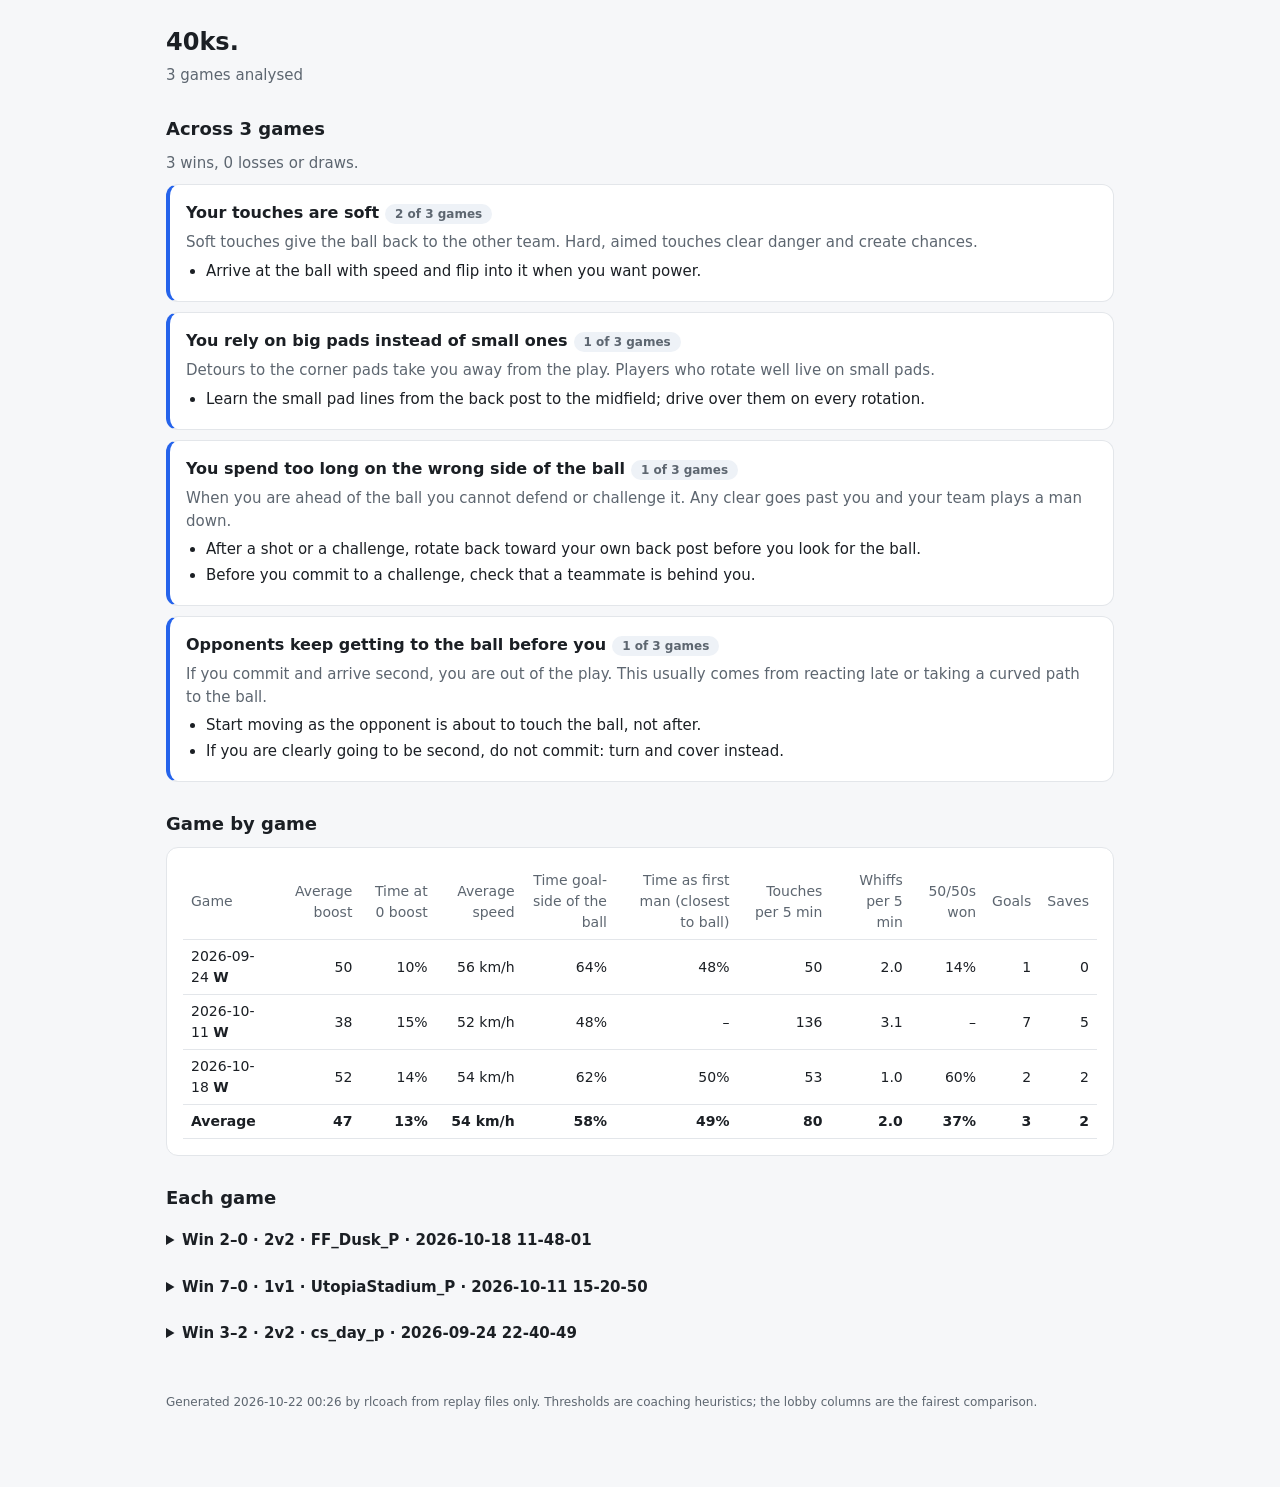
<file: examples/sample-multi-game-report.html>
<!doctype html><html lang='en'><head><meta charset='utf-8'><meta name='viewport' content='width=device-width,initial-scale=1'><title>Replay coach · 40ks. · 3 games</title><style>
:root{--bg:#f6f7f9;--card:#fff;--fg:#1b1f24;--muted:#5d6670;--line:#e3e6ea;--accent:#2563eb;--good:#15803d;--bad:#b91c1c;--warn:#b45309;--chip:#eef2f7}
@media (prefers-color-scheme:dark){:root{--bg:#0f1216;--card:#171b21;--fg:#e8ebef;--muted:#9aa4af;--line:#2a3038;--accent:#60a5fa;--good:#4ade80;--bad:#f87171;--warn:#fbbf24;--chip:#222831}}
*{box-sizing:border-box}body{margin:0;background:var(--bg);color:var(--fg);font:15px/1.5 system-ui,-apple-system,Segoe UI,Roboto,sans-serif}
main{max-width:980px;margin:0 auto;padding:24px 16px 64px}h1{font-size:24px;margin:0 0 4px}h2{font-size:18px;margin:28px 0 10px}h3{font-size:16px;margin:0 0 6px}
.muted{color:var(--muted)}.card{background:var(--card);border:1px solid var(--line);border-radius:12px;padding:16px;margin:10px 0}
.focus{border-left:4px solid var(--accent)}.focus .n{display:inline-block;width:24px;height:24px;border-radius:50%;background:var(--accent);color:#fff;text-align:center;font-weight:600;font-size:13px;line-height:24px;margin-right:8px}
.chip{display:inline-block;background:var(--chip);border-radius:999px;padding:1px 10px;font-size:12px;color:var(--muted);margin-left:6px}
ul{margin:6px 0 0;padding-left:20px}li{margin:3px 0}
table{width:100%;border-collapse:collapse;font-size:14px}th,td{text-align:left;padding:6px 8px;border-bottom:1px solid var(--line)}th{color:var(--muted);font-weight:500}
td.num,th.num{text-align:right;font-variant-numeric:tabular-nums}.good{color:var(--good)}.bad{color:var(--bad)}
.moment{display:flex;gap:12px;padding:6px 0;border-bottom:1px solid var(--line)}.moment:last-child{border:0}.clock{font-variant-numeric:tabular-nums;font-weight:600;min-width:64px}
.moment.g .ic{color:var(--good)}.moment .ic{color:var(--warn);width:16px}
details{margin:8px 0}summary{cursor:pointer;font-weight:600;padding:8px 0}.grid{display:grid;grid-template-columns:repeat(auto-fit,minmax(280px,1fr));gap:10px}
.scroll{overflow-x:auto}
</style></head><body><main><h1>40ks.</h1><div class='muted'>3 games analysed</div>
<h2>Across 3 games</h2><div class='muted'>3 wins, 0 losses or draws.</div>
<div class='card focus'><h3>Your touches are soft<span class='chip'>2 of 3 games</span></h3><div class='muted'>Soft touches give the ball back to the other team. Hard, aimed touches clear danger and create chances.</div><ul><li>Arrive at the ball with speed and flip into it when you want power.</li></ul></div>
<div class='card focus'><h3>You rely on big pads instead of small ones<span class='chip'>1 of 3 games</span></h3><div class='muted'>Detours to the corner pads take you away from the play. Players who rotate well live on small pads.</div><ul><li>Learn the small pad lines from the back post to the midfield; drive over them on every rotation.</li></ul></div>
<div class='card focus'><h3>You spend too long on the wrong side of the ball<span class='chip'>1 of 3 games</span></h3><div class='muted'>When you are ahead of the ball you cannot defend or challenge it. Any clear goes past you and your team plays a man down.</div><ul><li>After a shot or a challenge, rotate back toward your own back post before you look for the ball.</li><li>Before you commit to a challenge, check that a teammate is behind you.</li></ul></div>
<div class='card focus'><h3>Opponents keep getting to the ball before you<span class='chip'>1 of 3 games</span></h3><div class='muted'>If you commit and arrive second, you are out of the play. This usually comes from reacting late or taking a curved path to the ball.</div><ul><li>Start moving as the opponent is about to touch the ball, not after.</li><li>If you are clearly going to be second, do not commit: turn and cover instead.</li></ul></div>
<h2>Game by game</h2><div class='card scroll'><table><tr><th>Game</th><th class='num'>Average boost</th><th class='num'>Time at 0 boost</th><th class='num'>Average speed</th><th class='num'>Time goal-side of the ball</th><th class='num'>Time as first man (closest to ball)</th><th class='num'>Touches per 5 min</th><th class='num'>Whiffs per 5 min</th><th class='num'>50/50s won</th><th class='num'>Goals</th><th class='num'>Saves</th></tr><tr><td>2026-09-24 <b>W</b></td><td class='num'>50</td><td class='num'>10%</td><td class='num'>56 km/h</td><td class='num'>64%</td><td class='num'>48%</td><td class='num'>50</td><td class='num'>2.0</td><td class='num'>14%</td><td class='num'>1</td><td class='num'>0</td></tr><tr><td>2026-10-11 <b>W</b></td><td class='num'>38</td><td class='num'>15%</td><td class='num'>52 km/h</td><td class='num'>48%</td><td class='num'>–</td><td class='num'>136</td><td class='num'>3.1</td><td class='num'>–</td><td class='num'>7</td><td class='num'>5</td></tr><tr><td>2026-10-18 <b>W</b></td><td class='num'>52</td><td class='num'>14%</td><td class='num'>54 km/h</td><td class='num'>62%</td><td class='num'>50%</td><td class='num'>53</td><td class='num'>1.0</td><td class='num'>60%</td><td class='num'>2</td><td class='num'>2</td></tr><tr><td><b>Average</b></td><td class='num'><b>47</b></td><td class='num'><b>13%</b></td><td class='num'><b>54 km/h</b></td><td class='num'><b>58%</b></td><td class='num'><b>49%</b></td><td class='num'><b>80</b></td><td class='num'><b>2.0</b></td><td class='num'><b>37%</b></td><td class='num'><b>3</b></td><td class='num'><b>2</b></td></tr></table></div>
<h2>Each game</h2>
<details><summary>Win 2–0 · 2v2 · FF_Dusk_P · 2026-10-18 11-48-01</summary><h2>Focus on these</h2>
<div class='card focus'><h3><span class='n'>1</span>Kickoffs won was your weakest stat vs the lobby<span class='chip'>Ball play</span></h3><div><b>0% vs a lobby average of 67%.</b></div><div class='muted'>Not a big problem on its own, but it is where the other players in this match did better than you.</div><ul><li>Practise a speed flip kickoff in free play.</li></ul></div>
<div class='card focus'><h3><span class='n'>2</span>Opponent pads stolen was your weakest stat vs the lobby<span class='chip'>Boost</span></h3><div><b>14 vs a lobby average of 27.</b></div><div class='muted'>Not a big problem on its own, but it is where the other players in this match did better than you.</div><ul><li>When you are in the opponent&#x27;s half, grab their pads to starve them.</li></ul></div>
<div class='card focus'><h3><span class='n'>3</span>Small pads share of pickups was your weakest stat vs the lobby<span class='chip'>Boost</span></h3><div><b>60% vs a lobby average of 77%.</b></div><div class='muted'>Not a big problem on its own, but it is where the other players in this match did better than you.</div><ul><li>Drive over small pads on your rotation path instead of detouring for big ones.</li></ul></div>
<h2>What you did well</h2><div class='card'><ul><li>Boost spent while already supersonic: 4% vs lobby 9%</li><li>Touches per 5 min: 53 vs lobby 38</li><li>Time under 25 boost: 28% vs lobby 36%</li></ul></div>
<h2>Moments to rewatch</h2><div class='card'><div class='muted' style='margin-bottom:6px'>Times are the in-game clock. Open the replay, scrub to that time, and watch the 5 seconds before it.</div>
<div class='moment '><span class='ic'>⏱</span><span class='clock'>4:59</span><span>Beaten to the ball in your half by 0.4s.</span></div>
<div class='moment '><span class='ic'>⏱</span><span class='clock'>4:33</span><span>Beaten to the ball in your half by 0.2s.</span></div>
<div class='moment g'><span class='ic'>★</span><span class='clock'>4:23</span><span>You scored. Rewatch what set it up so you can repeat it.</span></div>
<div class='moment '><span class='ic'>⏱</span><span class='clock'>4:03</span><span>Beaten to the ball in your half by 0.6s.</span></div>
<div class='moment g'><span class='ic'>★</span><span class='clock'>2:26</span><span>You scored. Rewatch what set it up so you can repeat it.</span></div>
<div class='moment '><span class='ic'>⏱</span><span class='clock'>1:58</span><span>Beaten to the ball in your half by 0.3s.</span></div>
<div class='moment '><span class='ic'>✕</span><span class='clock'>0:07</span><span>Whiff in the air, missed by 1.0 m.</span></div>
</div>
<details><summary>All stats vs the lobby</summary><div class='card scroll'><table><tr><th></th><th class='num'>You</th><th class='num'>4nya_Peanuts</th><th class='num'>toyoRu</th><th class='num'>onigiri.μ</th></tr><tr><th colspan='5'>Boost</th></tr><tr><td>Average boost</td><td class='num '><b>52</b></td><td class='num muted'>52</td><td class='num muted'>42</td><td class='num muted'>50</td></tr><tr><td>Boost used per minute</td><td class='num '><b>443</b></td><td class='num muted'>500</td><td class='num muted'>472</td><td class='num muted'>507</td></tr><tr><td>Time at 0 boost</td><td class='num '><b>14%</b></td><td class='num muted'>11%</td><td class='num muted'>15%</td><td class='num muted'>18%</td></tr><tr><td>Time under 25 boost</td><td class='num good'><b>28%</b></td><td class='num muted'>32%</td><td class='num muted'>42%</td><td class='num muted'>33%</td></tr><tr><td>Time at 100 boost</td><td class='num '><b>9%</b></td><td class='num muted'>13%</td><td class='num muted'>8%</td><td class='num muted'>12%</td></tr><tr><td>Small pads share of pickups</td><td class='num bad'><b>60%</b></td><td class='num muted'>74%</td><td class='num muted'>84%</td><td class='num muted'>73%</td></tr><tr><td>Boost wasted per big pad</td><td class='num '><b>17</b></td><td class='num muted'>19</td><td class='num muted'>10</td><td class='num muted'>19</td></tr><tr><td>Boost spent while already supersonic</td><td class='num good'><b>4%</b></td><td class='num muted'>11%</td><td class='num muted'>6%</td><td class='num muted'>9%</td></tr><tr><td>Opponent pads stolen</td><td class='num bad'><b>14</b></td><td class='num muted'>25</td><td class='num muted'>38</td><td class='num muted'>19</td></tr><tr><th colspan='5'>Speed</th></tr><tr><td>Average speed</td><td class='num '><b>54 km/h</b></td><td class='num muted'>54 km/h</td><td class='num muted'>53 km/h</td><td class='num muted'>53 km/h</td></tr><tr><td>Time supersonic</td><td class='num '><b>12%</b></td><td class='num muted'>11%</td><td class='num muted'>11%</td><td class='num muted'>14%</td></tr><tr><td>Time at slow speed</td><td class='num '><b>44%</b></td><td class='num muted'>44%</td><td class='num muted'>47%</td><td class='num muted'>45%</td></tr><tr><td>Time on ground</td><td class='num '><b>44%</b></td><td class='num muted'>54%</td><td class='num muted'>52%</td><td class='num muted'>49%</td></tr><tr><td>Time high in the air</td><td class='num '><b>11%</b></td><td class='num muted'>8%</td><td class='num muted'>7%</td><td class='num muted'>5%</td></tr><tr><td>Powerslides per minute</td><td class='num '><b>15.8</b></td><td class='num muted'>10.0</td><td class='num muted'>6.3</td><td class='num muted'>5.9</td></tr><tr><th colspan='5'>Positioning</th></tr><tr><td>Time goal-side of the ball</td><td class='num '><b>62%</b></td><td class='num muted'>61%</td><td class='num muted'>58%</td><td class='num muted'>65%</td></tr><tr><td>Time in defensive third</td><td class='num '><b>25%</b></td><td class='num muted'>32%</td><td class='num muted'>38%</td><td class='num muted'>42%</td></tr><tr><td>Time in offensive third</td><td class='num '><b>22%</b></td><td class='num muted'>23%</td><td class='num muted'>20%</td><td class='num muted'>15%</td></tr><tr><td>Time as last back</td><td class='num '><b>43%</b></td><td class='num muted'>49%</td><td class='num muted'>42%</td><td class='num muted'>50%</td></tr><tr><td>Time as first man (closest to ball)</td><td class='num '><b>50%</b></td><td class='num muted'>44%</td><td class='num muted'>49%</td><td class='num muted'>45%</td></tr><tr><td>Time as last man in rotation</td><td class='num '><b>44%</b></td><td class='num muted'>50%</td><td class='num muted'>45%</td><td class='num muted'>49%</td></tr><tr><td>Longest first-man stint</td><td class='num '><b>22.8 s</b></td><td class='num muted'>12.1 s</td><td class='num muted'>11.6 s</td><td class='num muted'>12.0 s</td></tr><tr><th colspan='5'>Ball play</th></tr><tr><td>Touches per 5 min</td><td class='num good'><b>53</b></td><td class='num muted'>47</td><td class='num muted'>33</td><td class='num muted'>32</td></tr><tr><td>Touches that were hard hits</td><td class='num '><b>47%</b></td><td class='num muted'>40%</td><td class='num muted'>50%</td><td class='num muted'>58%</td></tr><tr><td>Aerial touches per 5 min</td><td class='num '><b>38.9</b></td><td class='num muted'>35.3</td><td class='num muted'>23.5</td><td class='num muted'>22.6</td></tr><tr><td>Whiffs per 5 min</td><td class='num good'><b>1.0</b></td><td class='num muted'>1.0</td><td class='num muted'>1.0</td><td class='num muted'>2.0</td></tr><tr><td>Beaten to the ball per 5 min</td><td class='num '><b>7.0</b></td><td class='num muted'>3.9</td><td class='num muted'>10.8</td><td class='num muted'>7.8</td></tr><tr><td>50/50s won</td><td class='num good'><b>60%</b></td><td class='num muted'>67%</td><td class='num muted'>50%</td><td class='num muted'>0%</td></tr><tr><td>Kickoffs won</td><td class='num bad'><b>0%</b></td><td class='num muted'>100%</td><td class='num muted'>100%</td><td class='num muted'>0%</td></tr><tr><th colspan='5'>Results</th></tr><tr><td>Goals</td><td class='num '><b>2</b></td><td class='num muted'>0</td><td class='num muted'>0</td><td class='num muted'>0</td></tr><tr><td>Shots</td><td class='num good'><b>4</b></td><td class='num muted'>2</td><td class='num muted'>4</td><td class='num muted'>2</td></tr><tr><td>Saves</td><td class='num good'><b>2</b></td><td class='num muted'>2</td><td class='num muted'>1</td><td class='num muted'>1</td></tr><tr><td>Assists</td><td class='num bad'><b>0</b></td><td class='num muted'>1</td><td class='num muted'>0</td><td class='num muted'>0</td></tr><tr><td>Shooting %</td><td class='num '><b>50%</b></td><td class='num muted'>0%</td><td class='num muted'>0%</td><td class='num muted'>0%</td></tr><tr><td>Goals conceded as last defender</td><td class='num '><b>0</b></td><td class='num muted'>0</td><td class='num muted'>0</td><td class='num muted'>0</td></tr><tr><td>Caught upfield on goals against</td><td class='num '><b>0</b></td><td class='num muted'>0</td><td class='num muted'>0</td><td class='num muted'>0</td></tr><tr><td>Demos inflicted</td><td class='num '><b>0</b></td><td class='num muted'>0</td><td class='num muted'>1</td><td class='num muted'>0</td></tr><tr><td>Times demolished</td><td class='num '><b>1</b></td><td class='num muted'>0</td><td class='num muted'>0</td><td class='num muted'>0</td></tr><tr><th colspan='5'>Mechanics</th></tr><tr><td>Wavedashes</td><td class='num '><b>6</b></td><td class='num muted'>3</td><td class='num muted'>1</td><td class='num muted'>5</td></tr><tr><td>Half flips</td><td class='num '><b>0</b></td><td class='num muted'>0</td><td class='num muted'>1</td><td class='num muted'>1</td></tr></table></div></details></details>
<details><summary>Win 7–0 · 1v1 · UtopiaStadium_P · 2026-10-11 15-20-50</summary><h2>Focus on these</h2>
<div class='card focus'><h3><span class='n'>1</span>Your touches are soft<span class='chip'>Ball play</span></h3><div><b>38% of your touches were hard hits (lobby 88%).</b></div><div class='muted'>Soft touches give the ball back to the other team. Hard, aimed touches clear danger and create chances.</div><ul><li>Arrive at the ball with speed and flip into it when you want power.</li></ul></div>
<div class='card focus'><h3><span class='n'>2</span>You rely on big pads instead of small ones<span class='chip'>Boost</span></h3><div><b>Only 10% of your pickups were small pads.</b></div><div class='muted'>Detours to the corner pads take you away from the play. Players who rotate well live on small pads.</div><ul><li>Learn the small pad lines from the back post to the midfield; drive over them on every rotation.</li></ul></div>
<div class='card focus'><h3><span class='n'>3</span>You spend too long on the wrong side of the ball<span class='chip'>Positioning</span></h3><div><b>Goal-side of the ball only 48% of the game (lobby 60%).</b></div><div class='muted'>When you are ahead of the ball you cannot defend or challenge it. Any clear goes past you and your team plays a man down.</div><ul><li>After a shot or a challenge, rotate back toward your own back post before you look for the ball.</li><li>Before you commit to a challenge, check that a teammate is behind you.</li></ul></div>
<details><summary>1 smaller things</summary><div class='card'><ul><li><b>You are missing the ball when you go for it</b>: 2 whiffs (2 in the air), 3.1 per 5 minutes. Go a little slower into touches you are unsure of; it is easier to hit a ball you arrive at under control.</li></ul></div></details>
<h2>What you did well</h2><div class='card'><ul><li>Touches per 5 min: 136 vs lobby 25</li><li>Opponent pads stolen: 31 vs lobby 12</li><li>Beaten to the ball per 5 min: 0.0 vs lobby 7.9</li><li>Time at 0 boost: 15% vs lobby 41%</li></ul></div>
<h2>Moments to rewatch</h2><div class='card'><div class='muted' style='margin-bottom:6px'>Times are the in-game clock. Open the replay, scrub to that time, and watch the 5 seconds before it.</div>
<div class='moment g'><span class='ic'>★</span><span class='clock'>4:45</span><span>You scored. Rewatch what set it up so you can repeat it.</span></div>
<div class='moment g'><span class='ic'>★</span><span class='clock'>4:18</span><span>You scored. Rewatch what set it up so you can repeat it.</span></div>
<div class='moment g'><span class='ic'>★</span><span class='clock'>4:04</span><span>You scored. Rewatch what set it up so you can repeat it.</span></div>
<div class='moment g'><span class='ic'>★</span><span class='clock'>3:44</span><span>You scored. Rewatch what set it up so you can repeat it.</span></div>
<div class='moment '><span class='ic'>✕</span><span class='clock'>1:56</span><span>Whiff in the air, missed by 1.2 m.</span></div>
<div class='moment '><span class='ic'>✕</span><span class='clock'>1:40</span><span>Whiff in the air, missed by 2.4 m.</span></div>
<div class='moment g'><span class='ic'>★</span><span class='clock'>0:59</span><span>You scored. Rewatch what set it up so you can repeat it.</span></div>
<div class='moment g'><span class='ic'>★</span><span class='clock'>0:09</span><span>You scored. Rewatch what set it up so you can repeat it.</span></div>
<div class='moment g'><span class='ic'>★</span><span class='clock'>0:00</span><span>You scored. Rewatch what set it up so you can repeat it.</span></div>
</div>
<details><summary>All stats vs the lobby</summary><div class='card scroll'><table><tr><th></th><th class='num'>You</th><th class='num'>4294967244</th></tr><tr><th colspan='3'>Boost</th></tr><tr><td>Average boost</td><td class='num '><b>38</b></td><td class='num muted'>31</td></tr><tr><td>Boost used per minute</td><td class='num '><b>2031</b></td><td class='num muted'>748</td></tr><tr><td>Time at 0 boost</td><td class='num good'><b>15%</b></td><td class='num muted'>41%</td></tr><tr><td>Time under 25 boost</td><td class='num good'><b>40%</b></td><td class='num muted'>55%</td></tr><tr><td>Time at 100 boost</td><td class='num '><b>0%</b></td><td class='num muted'>0%</td></tr><tr><td>Small pads share of pickups</td><td class='num good'><b>10%</b></td><td class='num muted'>3%</td></tr><tr><td>Boost wasted per big pad</td><td class='num '><b>27</b></td><td class='num muted'>27</td></tr><tr><td>Boost spent while already supersonic</td><td class='num good'><b>6%</b></td><td class='num muted'>16%</td></tr><tr><td>Opponent pads stolen</td><td class='num good'><b>31</b></td><td class='num muted'>12</td></tr><tr><th colspan='3'>Speed</th></tr><tr><td>Average speed</td><td class='num '><b>52 km/h</b></td><td class='num muted'>53 km/h</td></tr><tr><td>Time supersonic</td><td class='num good'><b>18%</b></td><td class='num muted'>15%</td></tr><tr><td>Time at slow speed</td><td class='num '><b>48%</b></td><td class='num muted'>50%</td></tr><tr><td>Time on ground</td><td class='num '><b>27%</b></td><td class='num muted'>83%</td></tr><tr><td>Time high in the air</td><td class='num '><b>29%</b></td><td class='num muted'>0%</td></tr><tr><td>Powerslides per minute</td><td class='num '><b>4.9</b></td><td class='num muted'>6.0</td></tr><tr><th colspan='3'>Positioning</th></tr><tr><td>Time goal-side of the ball</td><td class='num bad'><b>48%</b></td><td class='num muted'>60%</td></tr><tr><td>Time in defensive third</td><td class='num '><b>39%</b></td><td class='num muted'>30%</td></tr><tr><td>Time in offensive third</td><td class='num '><b>21%</b></td><td class='num muted'>27%</td></tr><tr><th colspan='3'>Ball play</th></tr><tr><td>Touches per 5 min</td><td class='num good'><b>136</b></td><td class='num muted'>25</td></tr><tr><td>Touches that were hard hits</td><td class='num bad'><b>38%</b></td><td class='num muted'>88%</td></tr><tr><td>Aerial touches per 5 min</td><td class='num '><b>95.7</b></td><td class='num muted'>7.9</td></tr><tr><td>Whiffs per 5 min</td><td class='num bad'><b>3.1</b></td><td class='num muted'>1.6</td></tr><tr><td>Beaten to the ball per 5 min</td><td class='num good'><b>0.0</b></td><td class='num muted'>7.9</td></tr><tr><th colspan='3'>Results</th></tr><tr><td>Goals</td><td class='num '><b>7</b></td><td class='num muted'>0</td></tr><tr><td>Shots</td><td class='num good'><b>10</b></td><td class='num muted'>5</td></tr><tr><td>Saves</td><td class='num good'><b>5</b></td><td class='num muted'>1</td></tr><tr><td>Assists</td><td class='num '><b>0</b></td><td class='num muted'>0</td></tr><tr><td>Shooting %</td><td class='num '><b>70%</b></td><td class='num muted'>0%</td></tr><tr><td>Caught upfield on goals against</td><td class='num '><b>0</b></td><td class='num muted'>0</td></tr><tr><td>Demos inflicted</td><td class='num '><b>2</b></td><td class='num muted'>1</td></tr><tr><td>Times demolished</td><td class='num good'><b>1</b></td><td class='num muted'>2</td></tr><tr><th colspan='3'>Mechanics</th></tr><tr><td>Wavedashes</td><td class='num '><b>6</b></td><td class='num muted'>0</td></tr><tr><td>Half flips</td><td class='num '><b>2</b></td><td class='num muted'>0</td></tr></table></div></details></details>
<details><summary>Win 3–2 · 2v2 · cs_day_p · 2026-09-24 22-40-49</summary><h2>Focus on these</h2>
<div class='card focus'><h3><span class='n'>1</span>Your touches are soft<span class='chip'>Ball play</span></h3><div><b>39% of your touches were hard hits (lobby 63%).</b></div><div class='muted'>Soft touches give the ball back to the other team. Hard, aimed touches clear danger and create chances.</div><ul><li>Arrive at the ball with speed and flip into it when you want power.</li></ul></div>
<div class='card focus'><h3><span class='n'>2</span>Opponents keep getting to the ball before you<span class='chip'>Challenges</span></h3><div><b>Beaten to the ball 10 times (9.8 per 5 min, lobby 7.5).</b></div><div class='muted'>If you commit and arrive second, you are out of the play. This usually comes from reacting late or taking a curved path to the ball.</div><ul><li>Start moving as the opponent is about to touch the ball, not after.</li><li>If you are clearly going to be second, do not commit: turn and cover instead.</li></ul></div>
<div class='card focus'><h3><span class='n'>3</span>You are losing most 50/50s<span class='chip'>Challenges</span></h3><div><b>Won 14% of 7 open-play 50/50s.</b></div><div class='muted'>Lost 50/50s send the ball past you toward your own net.</div><ul><li>Flip into the ball at the last moment and hit it with the front corner of your car.</li><li>Hitting the ball slightly low lifts it over the opponent instead of into them.</li></ul></div>
<h2>What you did well</h2><div class='card'><ul><li>Time supersonic: 20% vs lobby 11%</li><li>Whiffs per 5 min: 2.0 vs lobby 3.3</li><li>Boost wasted per big pad: 13 vs lobby 19</li><li>Opponent pads stolen: 20 vs lobby 16</li></ul></div>
<h2>Moments to rewatch</h2><div class='card'><div class='muted' style='margin-bottom:6px'>Times are the in-game clock. Open the replay, scrub to that time, and watch the 5 seconds before it.</div>
<div class='moment '><span class='ic'>⚔</span><span class='clock'>4:46</span><span>Lost a 50/50 in your own half.</span></div>
<div class='moment '><span class='ic'>✕</span><span class='clock'>4:33</span><span>Whiff in the air, missed by 1.3 m.</span></div>
<div class='moment '><span class='ic'>✕</span><span class='clock'>4:18</span><span>Whiff in the air, missed by 1.5 m.</span></div>
<div class='moment '><span class='ic'>⚠</span><span class='clock'>3:55</span><span>Goal against: you were 2 m upfield of the ball, 45 boost.</span></div>
<div class='moment '><span class='ic'>⚠</span><span class='clock'>3:40</span><span>Goal against: you were 18 m behind the ball, 100 boost, last back.</span></div>
<div class='moment '><span class='ic'>⏱</span><span class='clock'>3:34</span><span>Beaten to the ball in your half by 0.3s.</span></div>
<div class='moment '><span class='ic'>⚔</span><span class='clock'>3:34</span><span>Lost a 50/50 in your own half.</span></div>
<div class='moment '><span class='ic'>⏱</span><span class='clock'>3:30</span><span>Beaten to the ball in your half by 0.6s.</span></div>
<div class='moment '><span class='ic'>⏱</span><span class='clock'>2:39</span><span>Beaten to the ball in your half by 0.5s.</span></div>
<div class='moment '><span class='ic'>⏱</span><span class='clock'>2:10</span><span>Beaten to the ball in your half by 0.3s.</span></div>
<div class='moment '><span class='ic'>⚔</span><span class='clock'>2:10</span><span>Lost a 50/50 in your own half.</span></div>
<div class='moment g'><span class='ic'>★</span><span class='clock'>0:27</span><span>You scored. Rewatch what set it up so you can repeat it.</span></div>
</div>
<details><summary>All stats vs the lobby</summary><div class='card scroll'><table><tr><th></th><th class='num'>You</th><th class='num'>Micbael</th><th class='num'>Frostyxz090</th><th class='num'>********</th></tr><tr><th colspan='5'>Boost</th></tr><tr><td>Average boost</td><td class='num '><b>50</b></td><td class='num muted'>40</td><td class='num muted'>63</td><td class='num muted'>43</td></tr><tr><td>Boost used per minute</td><td class='num '><b>547</b></td><td class='num muted'>380</td><td class='num muted'>539</td><td class='num muted'>518</td></tr><tr><td>Time at 0 boost</td><td class='num good'><b>10%</b></td><td class='num muted'>17%</td><td class='num muted'>6%</td><td class='num muted'>20%</td></tr><tr><td>Time under 25 boost</td><td class='num good'><b>29%</b></td><td class='num muted'>41%</td><td class='num muted'>19%</td><td class='num muted'>38%</td></tr><tr><td>Time at 100 boost</td><td class='num '><b>14%</b></td><td class='num muted'>5%</td><td class='num muted'>17%</td><td class='num muted'>8%</td></tr><tr><td>Small pads share of pickups</td><td class='num '><b>77%</b></td><td class='num muted'>84%</td><td class='num muted'>72%</td><td class='num muted'>74%</td></tr><tr><td>Boost wasted per big pad</td><td class='num good'><b>13</b></td><td class='num muted'>17</td><td class='num muted'>26</td><td class='num muted'>14</td></tr><tr><td>Boost spent while already supersonic</td><td class='num '><b>9%</b></td><td class='num muted'>4%</td><td class='num muted'>10%</td><td class='num muted'>11%</td></tr><tr><td>Opponent pads stolen</td><td class='num good'><b>20</b></td><td class='num muted'>16</td><td class='num muted'>13</td><td class='num muted'>19</td></tr><tr><th colspan='5'>Speed</th></tr><tr><td>Average speed</td><td class='num '><b>56 km/h</b></td><td class='num muted'>50 km/h</td><td class='num muted'>55 km/h</td><td class='num muted'>51 km/h</td></tr><tr><td>Time supersonic</td><td class='num good'><b>20%</b></td><td class='num muted'>6%</td><td class='num muted'>15%</td><td class='num muted'>12%</td></tr><tr><td>Time at slow speed</td><td class='num good'><b>38%</b></td><td class='num muted'>52%</td><td class='num muted'>42%</td><td class='num muted'>49%</td></tr><tr><td>Time on ground</td><td class='num '><b>53%</b></td><td class='num muted'>54%</td><td class='num muted'>59%</td><td class='num muted'>51%</td></tr><tr><td>Time high in the air</td><td class='num '><b>6%</b></td><td class='num muted'>3%</td><td class='num muted'>4%</td><td class='num muted'>6%</td></tr><tr><td>Powerslides per minute</td><td class='num '><b>9.8</b></td><td class='num muted'>6.4</td><td class='num muted'>5.5</td><td class='num muted'>5.5</td></tr><tr><th colspan='5'>Positioning</th></tr><tr><td>Time goal-side of the ball</td><td class='num '><b>64%</b></td><td class='num muted'>68%</td><td class='num muted'>70%</td><td class='num muted'>61%</td></tr><tr><td>Time in defensive third</td><td class='num '><b>35%</b></td><td class='num muted'>38%</td><td class='num muted'>46%</td><td class='num muted'>34%</td></tr><tr><td>Time in offensive third</td><td class='num '><b>15%</b></td><td class='num muted'>19%</td><td class='num muted'>15%</td><td class='num muted'>16%</td></tr><tr><td>Time as last back</td><td class='num '><b>42%</b></td><td class='num muted'>49%</td><td class='num muted'>51%</td><td class='num muted'>38%</td></tr><tr><td>Time as first man (closest to ball)</td><td class='num '><b>48%</b></td><td class='num muted'>48%</td><td class='num muted'>41%</td><td class='num muted'>49%</td></tr><tr><td>Time as last man in rotation</td><td class='num '><b>48%</b></td><td class='num muted'>48%</td><td class='num muted'>49%</td><td class='num muted'>41%</td></tr><tr><td>Longest first-man stint</td><td class='num '><b>14.9 s</b></td><td class='num muted'>15.1 s</td><td class='num muted'>13.1 s</td><td class='num muted'>7.6 s</td></tr><tr><th colspan='5'>Ball play</th></tr><tr><td>Touches per 5 min</td><td class='num good'><b>50</b></td><td class='num muted'>35</td><td class='num muted'>28</td><td class='num muted'>61</td></tr><tr><td>Touches that were hard hits</td><td class='num bad'><b>39%</b></td><td class='num muted'>69%</td><td class='num muted'>75%</td><td class='num muted'>45%</td></tr><tr><td>Aerial touches per 5 min</td><td class='num '><b>30.5</b></td><td class='num muted'>24.2</td><td class='num muted'>11.8</td><td class='num muted'>31.4</td></tr><tr><td>Whiffs per 5 min</td><td class='num good'><b>2.0</b></td><td class='num muted'>2.9</td><td class='num muted'>2.9</td><td class='num muted'>3.9</td></tr><tr><td>Beaten to the ball per 5 min</td><td class='num bad'><b>9.8</b></td><td class='num muted'>5.8</td><td class='num muted'>5.9</td><td class='num muted'>10.8</td></tr><tr><td>50/50s won</td><td class='num bad'><b>14%</b></td><td class='num muted'>50%</td><td class='num muted'>50%</td><td class='num muted'>78%</td></tr><tr><td>Kickoffs won</td><td class='num '><b>–</b></td><td class='num muted'>50%</td><td class='num muted'>50%</td><td class='num muted'>–</td></tr><tr><th colspan='5'>Results</th></tr><tr><td>Goals</td><td class='num bad'><b>1</b></td><td class='num muted'>2</td><td class='num muted'>1</td><td class='num muted'>1</td></tr><tr><td>Shots</td><td class='num bad'><b>3</b></td><td class='num muted'>4</td><td class='num muted'>2</td><td class='num muted'>4</td></tr><tr><td>Saves</td><td class='num bad'><b>0</b></td><td class='num muted'>1</td><td class='num muted'>0</td><td class='num muted'>3</td></tr><tr><td>Assists</td><td class='num good'><b>1</b></td><td class='num muted'>0</td><td class='num muted'>0</td><td class='num muted'>1</td></tr><tr><td>Shooting %</td><td class='num bad'><b>33%</b></td><td class='num muted'>50%</td><td class='num muted'>50%</td><td class='num muted'>25%</td></tr><tr><td>Goals conceded as last defender</td><td class='num '><b>0</b></td><td class='num muted'>0</td><td class='num muted'>0</td><td class='num muted'>0</td></tr><tr><td>Caught upfield on goals against</td><td class='num '><b>0</b></td><td class='num muted'>0</td><td class='num muted'>0</td><td class='num muted'>0</td></tr><tr><td>Demos inflicted</td><td class='num '><b>1</b></td><td class='num muted'>1</td><td class='num muted'>1</td><td class='num muted'>0</td></tr><tr><td>Times demolished</td><td class='num bad'><b>1</b></td><td class='num muted'>0</td><td class='num muted'>1</td><td class='num muted'>1</td></tr><tr><th colspan='5'>Mechanics</th></tr><tr><td>Wavedashes</td><td class='num '><b>3</b></td><td class='num muted'>0</td><td class='num muted'>2</td><td class='num muted'>0</td></tr><tr><td>Half flips</td><td class='num '><b>2</b></td><td class='num muted'>0</td><td class='num muted'>1</td><td class='num muted'>0</td></tr></table></div></details></details><p class='muted' style='margin-top:40px;font-size:12px'>Generated 2026-10-22 00:26 by rlcoach from replay files only. Thresholds are coaching heuristics; the lobby columns are the fairest comparison.</p></main></body></html>
</file>
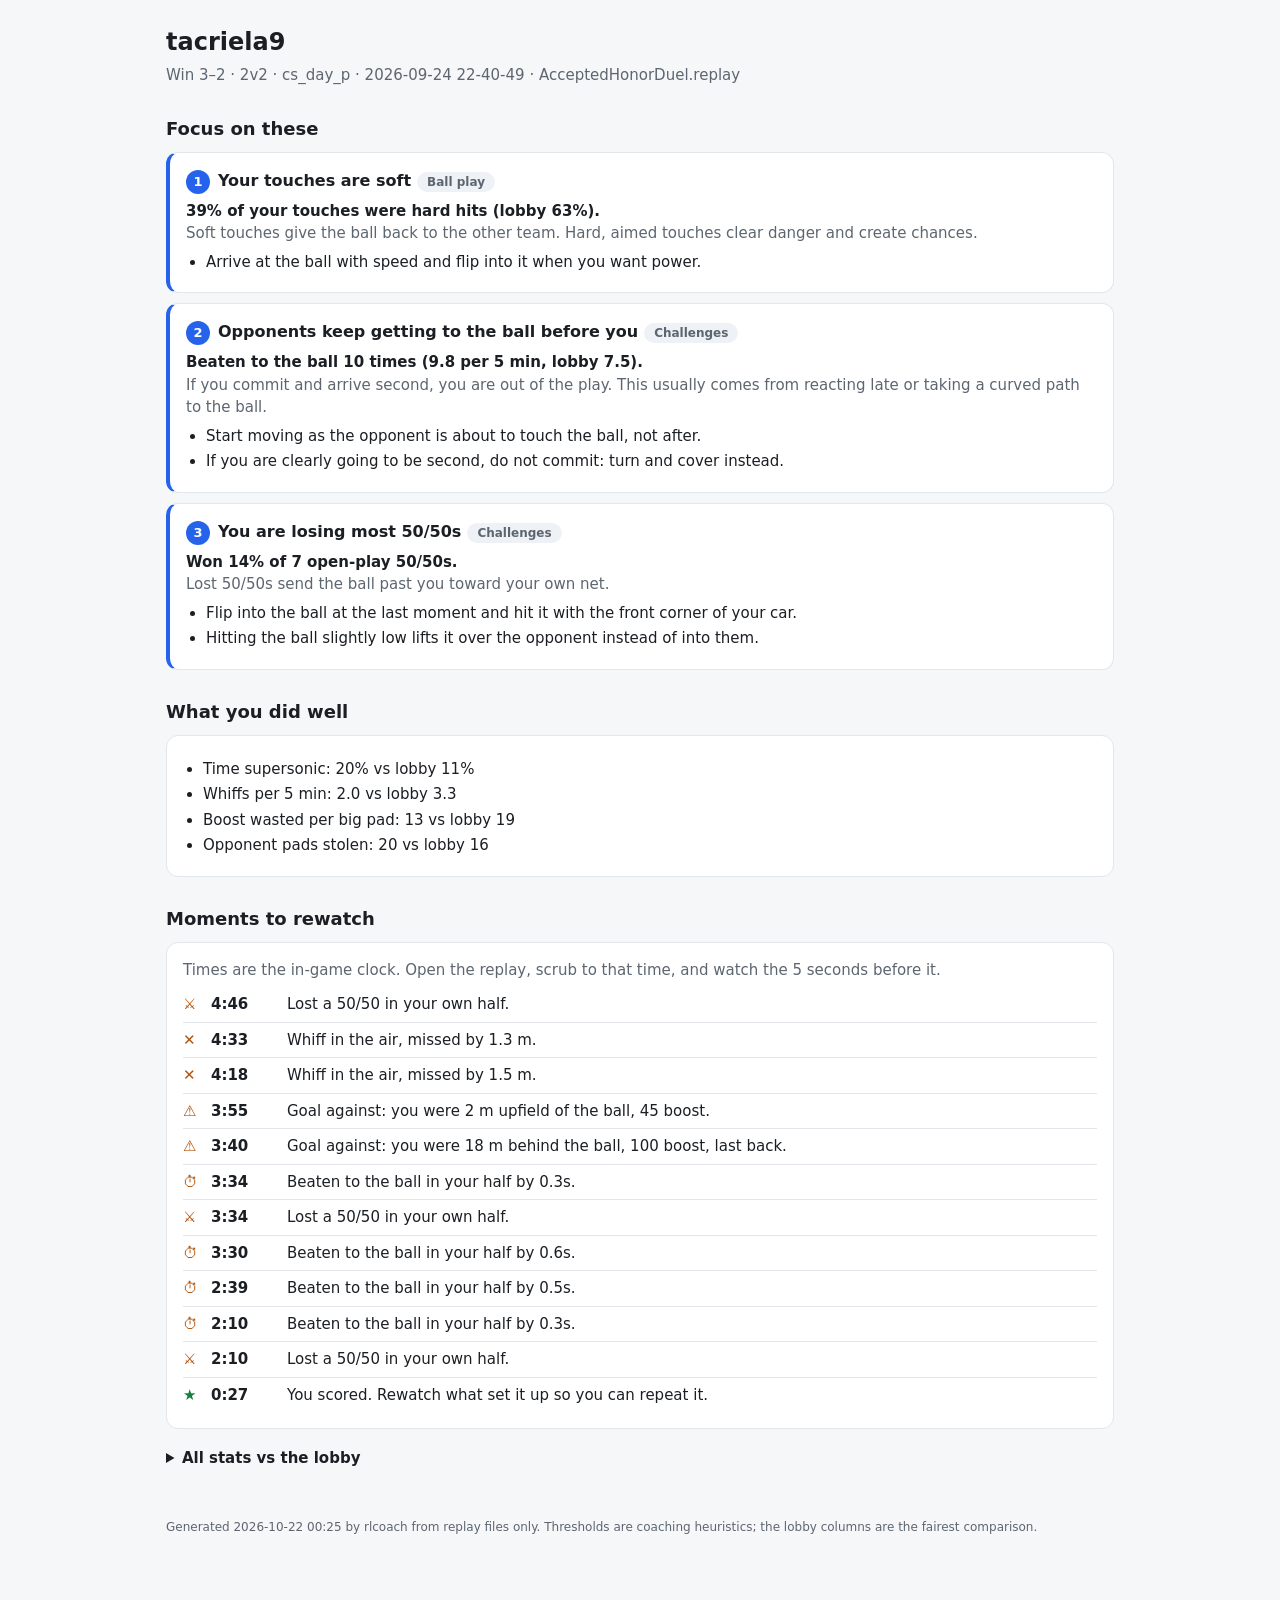
<file: examples/sample-report.html>
<!doctype html><html lang='en'><head><meta charset='utf-8'><meta name='viewport' content='width=device-width,initial-scale=1'><title>Replay coach · tacriela9</title><style>
:root{--bg:#f6f7f9;--card:#fff;--fg:#1b1f24;--muted:#5d6670;--line:#e3e6ea;--accent:#2563eb;--good:#15803d;--bad:#b91c1c;--warn:#b45309;--chip:#eef2f7}
@media (prefers-color-scheme:dark){:root{--bg:#0f1216;--card:#171b21;--fg:#e8ebef;--muted:#9aa4af;--line:#2a3038;--accent:#60a5fa;--good:#4ade80;--bad:#f87171;--warn:#fbbf24;--chip:#222831}}
*{box-sizing:border-box}body{margin:0;background:var(--bg);color:var(--fg);font:15px/1.5 system-ui,-apple-system,Segoe UI,Roboto,sans-serif}
main{max-width:980px;margin:0 auto;padding:24px 16px 64px}h1{font-size:24px;margin:0 0 4px}h2{font-size:18px;margin:28px 0 10px}h3{font-size:16px;margin:0 0 6px}
.muted{color:var(--muted)}.card{background:var(--card);border:1px solid var(--line);border-radius:12px;padding:16px;margin:10px 0}
.focus{border-left:4px solid var(--accent)}.focus .n{display:inline-block;width:24px;height:24px;border-radius:50%;background:var(--accent);color:#fff;text-align:center;font-weight:600;font-size:13px;line-height:24px;margin-right:8px}
.chip{display:inline-block;background:var(--chip);border-radius:999px;padding:1px 10px;font-size:12px;color:var(--muted);margin-left:6px}
ul{margin:6px 0 0;padding-left:20px}li{margin:3px 0}
table{width:100%;border-collapse:collapse;font-size:14px}th,td{text-align:left;padding:6px 8px;border-bottom:1px solid var(--line)}th{color:var(--muted);font-weight:500}
td.num,th.num{text-align:right;font-variant-numeric:tabular-nums}.good{color:var(--good)}.bad{color:var(--bad)}
.moment{display:flex;gap:12px;padding:6px 0;border-bottom:1px solid var(--line)}.moment:last-child{border:0}.clock{font-variant-numeric:tabular-nums;font-weight:600;min-width:64px}
.moment.g .ic{color:var(--good)}.moment .ic{color:var(--warn);width:16px}
details{margin:8px 0}summary{cursor:pointer;font-weight:600;padding:8px 0}.grid{display:grid;grid-template-columns:repeat(auto-fit,minmax(280px,1fr));gap:10px}
.scroll{overflow-x:auto}
</style></head><body><main><h1>tacriela9</h1><div class='muted'>Win 3–2 · 2v2 · cs_day_p · 2026-09-24 22-40-49 · AcceptedHonorDuel.replay</div>
<h2>Focus on these</h2>
<div class='card focus'><h3><span class='n'>1</span>Your touches are soft<span class='chip'>Ball play</span></h3><div><b>39% of your touches were hard hits (lobby 63%).</b></div><div class='muted'>Soft touches give the ball back to the other team. Hard, aimed touches clear danger and create chances.</div><ul><li>Arrive at the ball with speed and flip into it when you want power.</li></ul></div>
<div class='card focus'><h3><span class='n'>2</span>Opponents keep getting to the ball before you<span class='chip'>Challenges</span></h3><div><b>Beaten to the ball 10 times (9.8 per 5 min, lobby 7.5).</b></div><div class='muted'>If you commit and arrive second, you are out of the play. This usually comes from reacting late or taking a curved path to the ball.</div><ul><li>Start moving as the opponent is about to touch the ball, not after.</li><li>If you are clearly going to be second, do not commit: turn and cover instead.</li></ul></div>
<div class='card focus'><h3><span class='n'>3</span>You are losing most 50/50s<span class='chip'>Challenges</span></h3><div><b>Won 14% of 7 open-play 50/50s.</b></div><div class='muted'>Lost 50/50s send the ball past you toward your own net.</div><ul><li>Flip into the ball at the last moment and hit it with the front corner of your car.</li><li>Hitting the ball slightly low lifts it over the opponent instead of into them.</li></ul></div>
<h2>What you did well</h2><div class='card'><ul><li>Time supersonic: 20% vs lobby 11%</li><li>Whiffs per 5 min: 2.0 vs lobby 3.3</li><li>Boost wasted per big pad: 13 vs lobby 19</li><li>Opponent pads stolen: 20 vs lobby 16</li></ul></div>
<h2>Moments to rewatch</h2><div class='card'><div class='muted' style='margin-bottom:6px'>Times are the in-game clock. Open the replay, scrub to that time, and watch the 5 seconds before it.</div>
<div class='moment '><span class='ic'>⚔</span><span class='clock'>4:46</span><span>Lost a 50/50 in your own half.</span></div>
<div class='moment '><span class='ic'>✕</span><span class='clock'>4:33</span><span>Whiff in the air, missed by 1.3 m.</span></div>
<div class='moment '><span class='ic'>✕</span><span class='clock'>4:18</span><span>Whiff in the air, missed by 1.5 m.</span></div>
<div class='moment '><span class='ic'>⚠</span><span class='clock'>3:55</span><span>Goal against: you were 2 m upfield of the ball, 45 boost.</span></div>
<div class='moment '><span class='ic'>⚠</span><span class='clock'>3:40</span><span>Goal against: you were 18 m behind the ball, 100 boost, last back.</span></div>
<div class='moment '><span class='ic'>⏱</span><span class='clock'>3:34</span><span>Beaten to the ball in your half by 0.3s.</span></div>
<div class='moment '><span class='ic'>⚔</span><span class='clock'>3:34</span><span>Lost a 50/50 in your own half.</span></div>
<div class='moment '><span class='ic'>⏱</span><span class='clock'>3:30</span><span>Beaten to the ball in your half by 0.6s.</span></div>
<div class='moment '><span class='ic'>⏱</span><span class='clock'>2:39</span><span>Beaten to the ball in your half by 0.5s.</span></div>
<div class='moment '><span class='ic'>⏱</span><span class='clock'>2:10</span><span>Beaten to the ball in your half by 0.3s.</span></div>
<div class='moment '><span class='ic'>⚔</span><span class='clock'>2:10</span><span>Lost a 50/50 in your own half.</span></div>
<div class='moment g'><span class='ic'>★</span><span class='clock'>0:27</span><span>You scored. Rewatch what set it up so you can repeat it.</span></div>
</div>
<details><summary>All stats vs the lobby</summary><div class='card scroll'><table><tr><th></th><th class='num'>You</th><th class='num'>Micbael</th><th class='num'>Frostyxz090</th><th class='num'>********</th></tr><tr><th colspan='5'>Boost</th></tr><tr><td>Average boost</td><td class='num '><b>50</b></td><td class='num muted'>40</td><td class='num muted'>63</td><td class='num muted'>43</td></tr><tr><td>Boost used per minute</td><td class='num '><b>547</b></td><td class='num muted'>380</td><td class='num muted'>539</td><td class='num muted'>518</td></tr><tr><td>Time at 0 boost</td><td class='num good'><b>10%</b></td><td class='num muted'>17%</td><td class='num muted'>6%</td><td class='num muted'>20%</td></tr><tr><td>Time under 25 boost</td><td class='num good'><b>29%</b></td><td class='num muted'>41%</td><td class='num muted'>19%</td><td class='num muted'>38%</td></tr><tr><td>Time at 100 boost</td><td class='num '><b>14%</b></td><td class='num muted'>5%</td><td class='num muted'>17%</td><td class='num muted'>8%</td></tr><tr><td>Small pads share of pickups</td><td class='num '><b>77%</b></td><td class='num muted'>84%</td><td class='num muted'>72%</td><td class='num muted'>74%</td></tr><tr><td>Boost wasted per big pad</td><td class='num good'><b>13</b></td><td class='num muted'>17</td><td class='num muted'>26</td><td class='num muted'>14</td></tr><tr><td>Boost spent while already supersonic</td><td class='num '><b>9%</b></td><td class='num muted'>4%</td><td class='num muted'>10%</td><td class='num muted'>11%</td></tr><tr><td>Opponent pads stolen</td><td class='num good'><b>20</b></td><td class='num muted'>16</td><td class='num muted'>13</td><td class='num muted'>19</td></tr><tr><th colspan='5'>Speed</th></tr><tr><td>Average speed</td><td class='num '><b>56 km/h</b></td><td class='num muted'>50 km/h</td><td class='num muted'>55 km/h</td><td class='num muted'>51 km/h</td></tr><tr><td>Time supersonic</td><td class='num good'><b>20%</b></td><td class='num muted'>6%</td><td class='num muted'>15%</td><td class='num muted'>12%</td></tr><tr><td>Time at slow speed</td><td class='num good'><b>38%</b></td><td class='num muted'>52%</td><td class='num muted'>42%</td><td class='num muted'>49%</td></tr><tr><td>Time on ground</td><td class='num '><b>53%</b></td><td class='num muted'>54%</td><td class='num muted'>59%</td><td class='num muted'>51%</td></tr><tr><td>Time high in the air</td><td class='num '><b>6%</b></td><td class='num muted'>3%</td><td class='num muted'>4%</td><td class='num muted'>6%</td></tr><tr><td>Powerslides per minute</td><td class='num '><b>9.8</b></td><td class='num muted'>6.4</td><td class='num muted'>5.5</td><td class='num muted'>5.5</td></tr><tr><th colspan='5'>Positioning</th></tr><tr><td>Time goal-side of the ball</td><td class='num '><b>64%</b></td><td class='num muted'>68%</td><td class='num muted'>70%</td><td class='num muted'>61%</td></tr><tr><td>Time in defensive third</td><td class='num '><b>35%</b></td><td class='num muted'>38%</td><td class='num muted'>46%</td><td class='num muted'>34%</td></tr><tr><td>Time in offensive third</td><td class='num '><b>15%</b></td><td class='num muted'>19%</td><td class='num muted'>15%</td><td class='num muted'>16%</td></tr><tr><td>Time as last back</td><td class='num '><b>42%</b></td><td class='num muted'>49%</td><td class='num muted'>51%</td><td class='num muted'>38%</td></tr><tr><td>Time as first man (closest to ball)</td><td class='num '><b>48%</b></td><td class='num muted'>48%</td><td class='num muted'>41%</td><td class='num muted'>49%</td></tr><tr><td>Time as last man in rotation</td><td class='num '><b>48%</b></td><td class='num muted'>48%</td><td class='num muted'>49%</td><td class='num muted'>41%</td></tr><tr><td>Longest first-man stint</td><td class='num '><b>14.9 s</b></td><td class='num muted'>15.1 s</td><td class='num muted'>13.1 s</td><td class='num muted'>7.6 s</td></tr><tr><th colspan='5'>Ball play</th></tr><tr><td>Touches per 5 min</td><td class='num good'><b>50</b></td><td class='num muted'>35</td><td class='num muted'>28</td><td class='num muted'>61</td></tr><tr><td>Touches that were hard hits</td><td class='num bad'><b>39%</b></td><td class='num muted'>69%</td><td class='num muted'>75%</td><td class='num muted'>45%</td></tr><tr><td>Aerial touches per 5 min</td><td class='num '><b>30.5</b></td><td class='num muted'>24.2</td><td class='num muted'>11.8</td><td class='num muted'>31.4</td></tr><tr><td>Whiffs per 5 min</td><td class='num good'><b>2.0</b></td><td class='num muted'>2.9</td><td class='num muted'>2.9</td><td class='num muted'>3.9</td></tr><tr><td>Beaten to the ball per 5 min</td><td class='num bad'><b>9.8</b></td><td class='num muted'>5.8</td><td class='num muted'>5.9</td><td class='num muted'>10.8</td></tr><tr><td>50/50s won</td><td class='num bad'><b>14%</b></td><td class='num muted'>50%</td><td class='num muted'>50%</td><td class='num muted'>78%</td></tr><tr><td>Kickoffs won</td><td class='num '><b>–</b></td><td class='num muted'>50%</td><td class='num muted'>50%</td><td class='num muted'>–</td></tr><tr><th colspan='5'>Results</th></tr><tr><td>Goals</td><td class='num bad'><b>1</b></td><td class='num muted'>2</td><td class='num muted'>1</td><td class='num muted'>1</td></tr><tr><td>Shots</td><td class='num bad'><b>3</b></td><td class='num muted'>4</td><td class='num muted'>2</td><td class='num muted'>4</td></tr><tr><td>Saves</td><td class='num bad'><b>0</b></td><td class='num muted'>1</td><td class='num muted'>0</td><td class='num muted'>3</td></tr><tr><td>Assists</td><td class='num good'><b>1</b></td><td class='num muted'>0</td><td class='num muted'>0</td><td class='num muted'>1</td></tr><tr><td>Shooting %</td><td class='num bad'><b>33%</b></td><td class='num muted'>50%</td><td class='num muted'>50%</td><td class='num muted'>25%</td></tr><tr><td>Goals conceded as last defender</td><td class='num '><b>0</b></td><td class='num muted'>0</td><td class='num muted'>0</td><td class='num muted'>0</td></tr><tr><td>Caught upfield on goals against</td><td class='num '><b>0</b></td><td class='num muted'>0</td><td class='num muted'>0</td><td class='num muted'>0</td></tr><tr><td>Demos inflicted</td><td class='num '><b>1</b></td><td class='num muted'>1</td><td class='num muted'>1</td><td class='num muted'>0</td></tr><tr><td>Times demolished</td><td class='num bad'><b>1</b></td><td class='num muted'>0</td><td class='num muted'>1</td><td class='num muted'>1</td></tr><tr><th colspan='5'>Mechanics</th></tr><tr><td>Wavedashes</td><td class='num '><b>3</b></td><td class='num muted'>0</td><td class='num muted'>2</td><td class='num muted'>0</td></tr><tr><td>Half flips</td><td class='num '><b>2</b></td><td class='num muted'>0</td><td class='num muted'>1</td><td class='num muted'>0</td></tr></table></div></details><p class='muted' style='margin-top:40px;font-size:12px'>Generated 2026-10-22 00:25 by rlcoach from replay files only. Thresholds are coaching heuristics; the lobby columns are the fairest comparison.</p></main></body></html>
</file>
